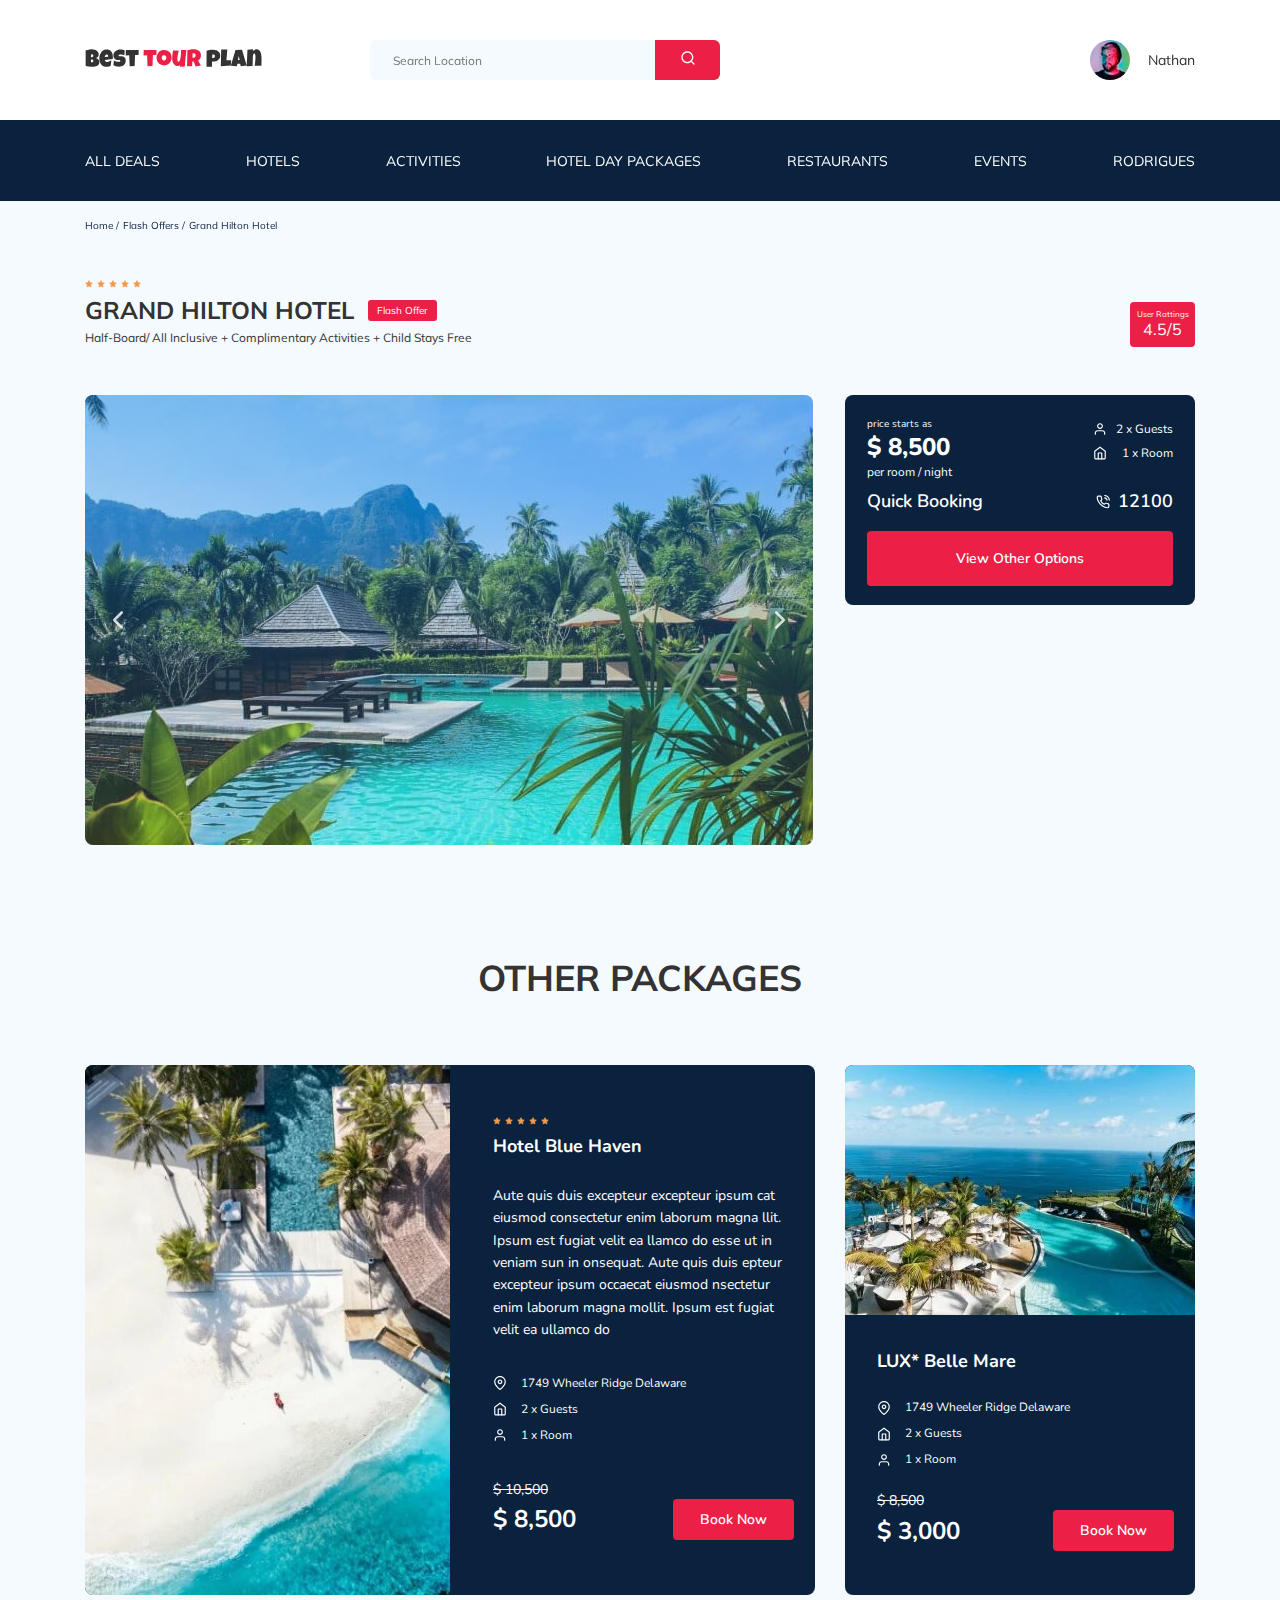
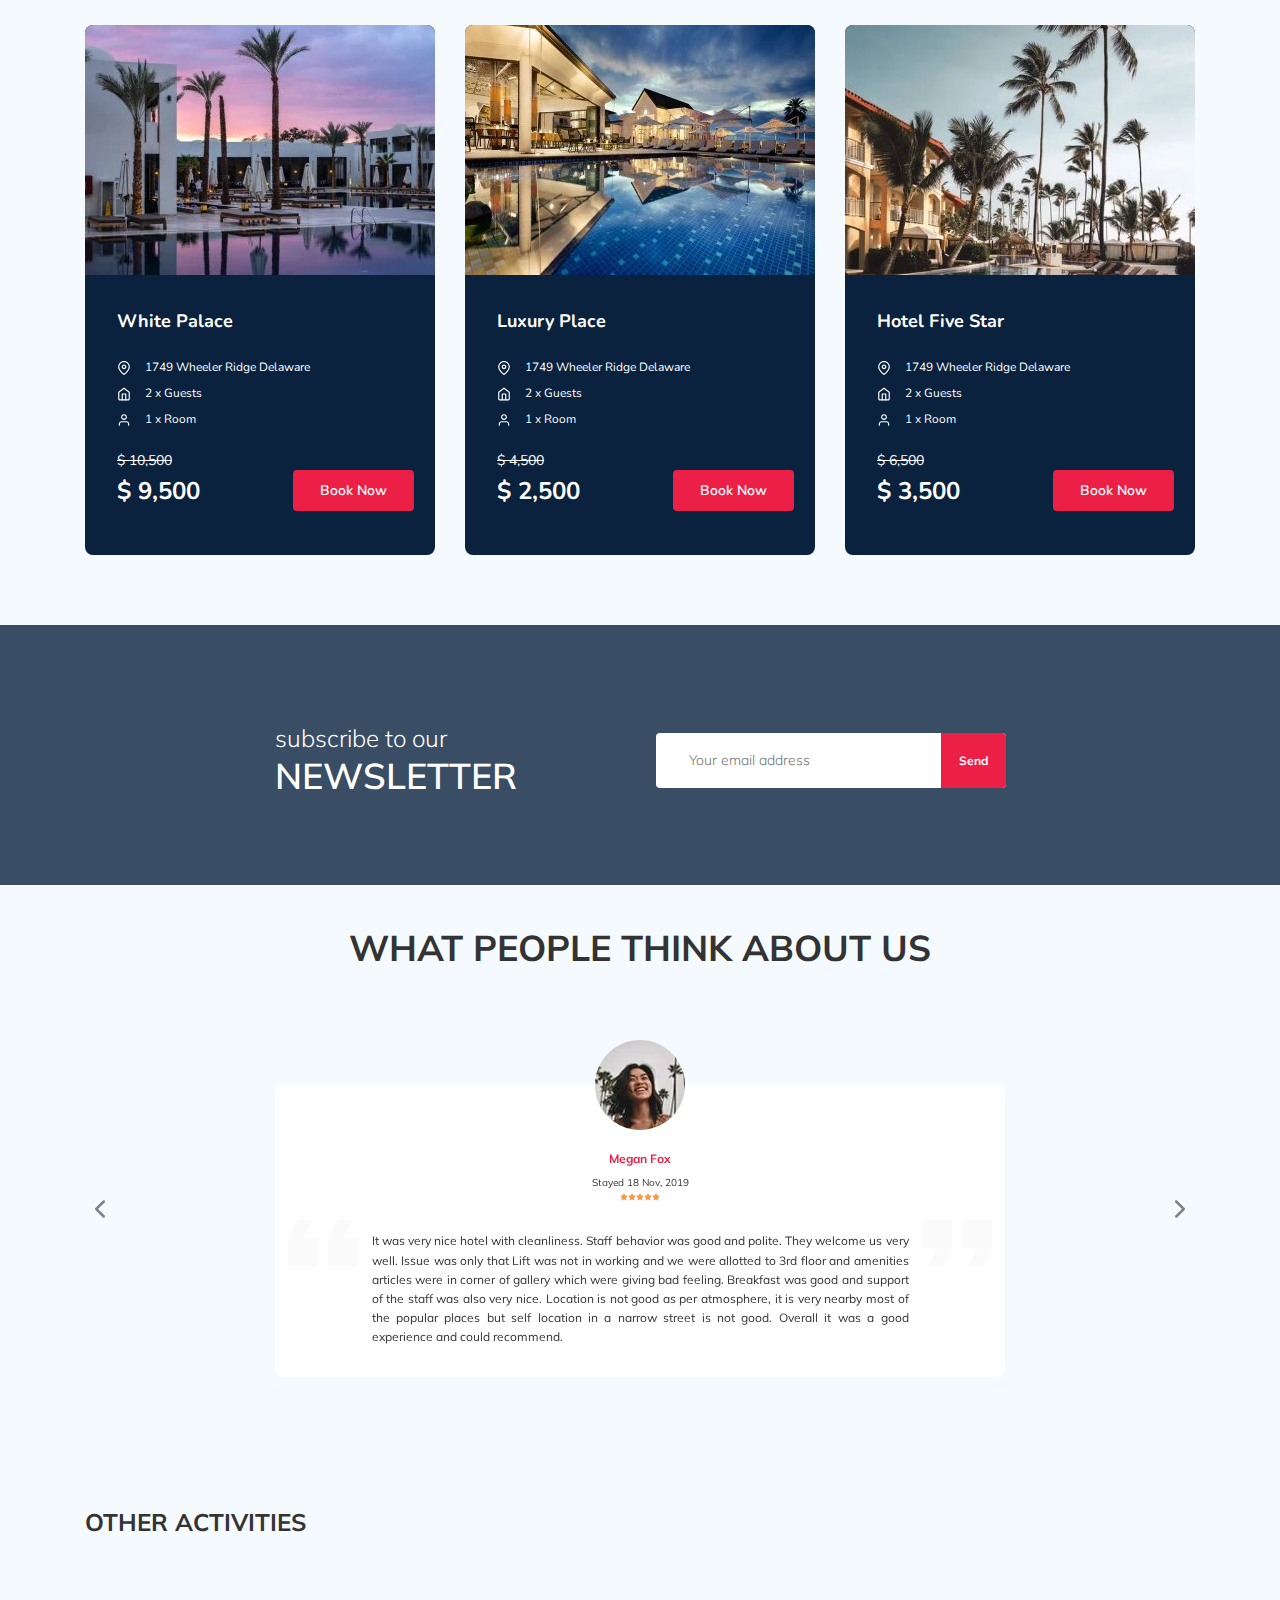
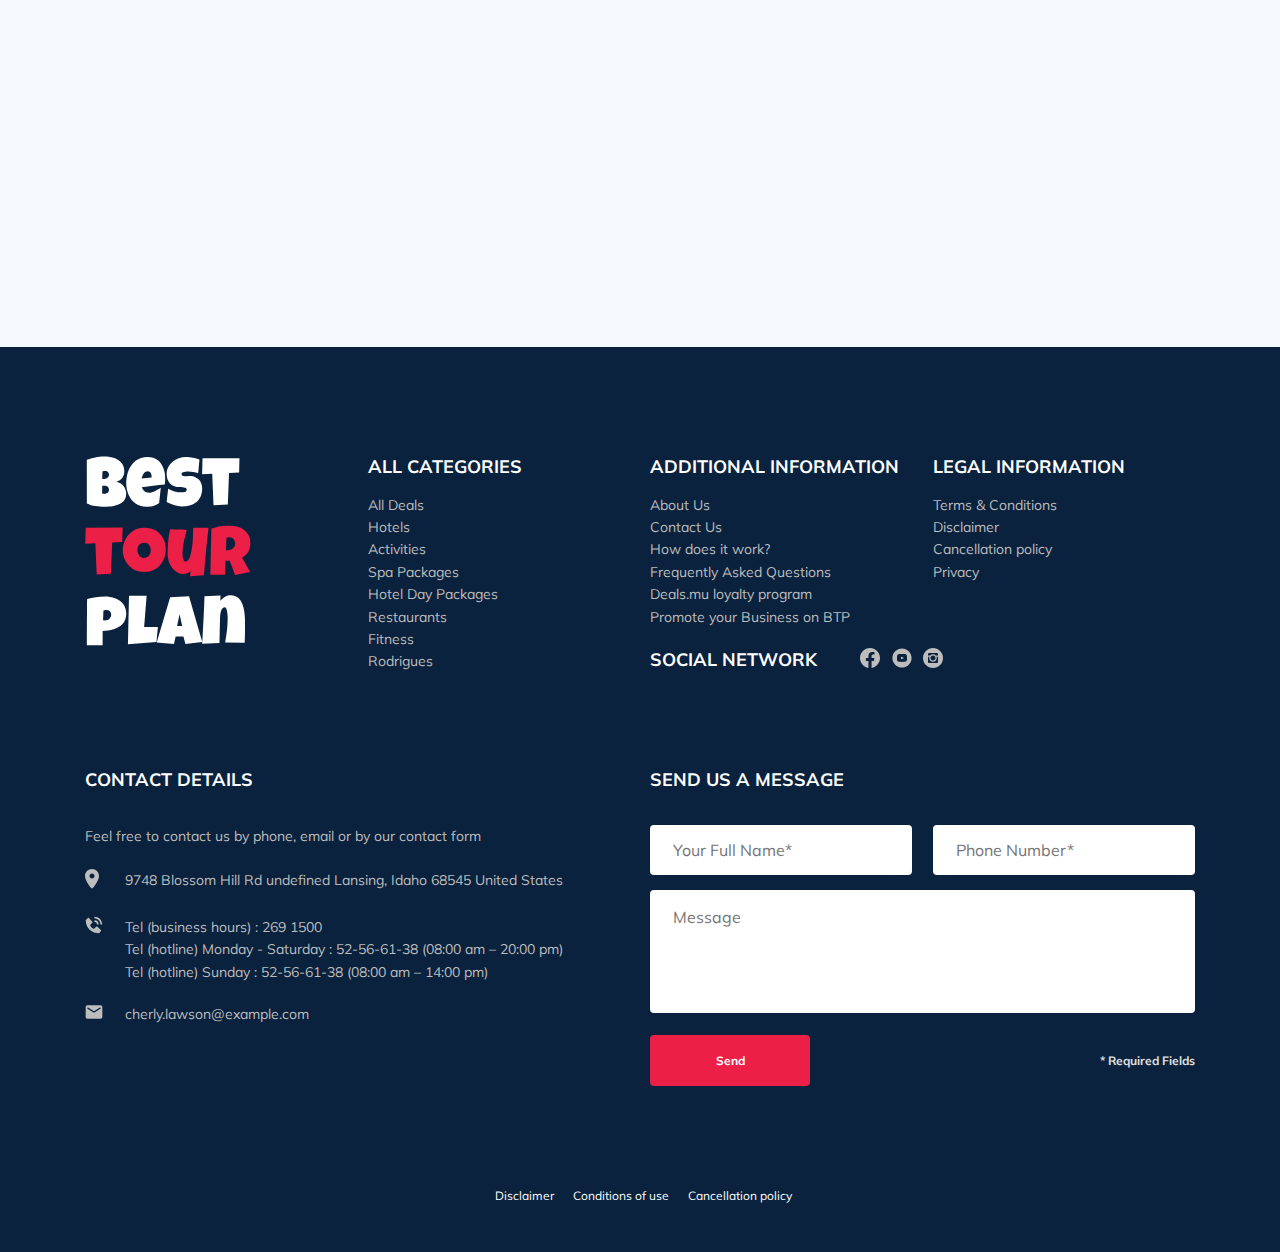
<file: index.html>
<!DOCTYPE html>
<html lang="en">
<head>
  <meta charset="UTF-8">
  <meta http-equiv="X-UA-Compatible" content="IE=edge">
  <meta name="viewport" content="width=device-width, initial-scale=1.0">
  <title>Best Tour Plan — Hotel Booking</title>
  <link rel="shortcut icon" href="img/favicon.ico" type="image/x-icon">
  <link rel="preconnect" href="https://fonts.googleapis.com">
  <link rel="preconnect" href="https://fonts.gstatic.com" crossorigin>
  <link rel="preload" href="https://fonts.googleapis.com/css2?family=Mulish:wght@300;400;600;700&family=Nunito:wght@400;600;700;800& display=swap" as="style" onload="this.rel='stylesheet'" media="all">
  <link rel="preload" as="style" onload="this.rel='stylesheet'" media="all" href="css/swiper-bundle.min.css">
  <link rel="preload" as="style" onload="this.rel='stylesheet'" media="all" href="css/aos.css">
  <link rel="preload" as="style" onload="this.rel='stylesheet'" media="all" href="css/style.css">
  <script src="js/jquery-3.6.0.min.js"></script>
</head>
<body>
  <header class="navbar navbar--mobile--fixed">
    <div class="container">
      <div class="navbar-top">
        <a href="index.html" class="logo">
          <img width="177" height="24" src="img/header/horizontal-logo.svg" alt="Logo: Best Tour Plan" class="logo__image" data-aos="fade-down" data-aos-delay="100">
        </a>

        <form action="#" class="search navbar-top__search navbar-top__search--mobile--hidden" data-aos="fade-down" data-aos-delay="300">
          <input type="text" class="search__input" placeholder="Search Location">
          <button class="search__button">
            <img width="16" height="16" src="img/header/search.svg" alt="Icon: Search">
          </button>
        </form>

        <a href="#" class="user navbar-top__user navbar-top__user--mobile--hidden" data-aos="fade-down" data-aos-delay="500">
          <img width="40" height="40" src="img/header/user-avatar.jpg" loading="lazy" alt="Avatar: Nathan" class="user__avatar">
          <span class="user__name">Nathan</span>
        </a>
        <!-- /.user -->

        <button class="menu-button navbar-top__menu-button">
          <span class="menu-button__line"></span>
          <span class="menu-button__line"></span>
          <span class="menu-button__line"></span>
        </button>
        <button class="menu-button close"></button>
      </div>
      <!-- /.navbar-top -->
    </div>
    <!-- /.container -->

    <div class="navbar-bottom">
      <div class="container">
        <ul class="navbar-menu">
          <li class="navbar-menu__item navbar-menu__item--mobile--visible">
            <a href="#" class="user navbar-bottom__user navbar-bottom__user--mobile--visible">
              <img width="40" height="40" src="img/header/user-avatar.jpg" loading="lazy" alt="Avatar: Nathan" class="user__avatar">
              <span class="user__name user__name--light">Nathan</span>
            </a>
          </li>
          <li class="navbar-menu__item navbar-menu__item--mobile--visible">
            <form action="#" class="search navbar-bottom__search navbar-bottom__search--mobile--visible">
              <input type="text" class="search__input" placeholder="Search Location">
              <button class="search__button">
                <img width="16" height="16" src="img/header/search.svg" alt="Icon: Search">
              </button>
            </form>
          </li>
          <li class="navbar-menu__item" data-aos="fade-right" data-aos-delay="100">
            <a href="#" class="navbar-menu__link">All Deals</a>
          </li>
          <li class="navbar-menu__item" data-aos="fade-right" data-aos-delay="200">
            <a href="#" class="navbar-menu__link">Hotels</a>
          </li>
          <li class="navbar-menu__item" data-aos="fade-right" data-aos-delay="300">
            <a href="#" class="navbar-menu__link">Activities</a>
          </li>
          <li class="navbar-menu__item" data-aos="fade-right" data-aos-delay="400">
            <a href="#" class="navbar-menu__link">Hotel Day Packages</a>
          </li>
          <li class="navbar-menu__item" data-aos="fade-right" data-aos-delay="500">
            <a href="#" class="navbar-menu__link">Restaurants</a>
          </li>
          <li class="navbar-menu__item" data-aos="fade-right" data-aos-delay="600">
            <a href="#" class="navbar-menu__link">Events</a>
          </li>
          <li class="navbar-menu__item" data-aos="fade-right" data-aos-delay="700">
            <a href="#" class="navbar-menu__link">Rodrigues</a>
          </li>
        </ul>
        <!-- /.navbar-menu -->
      </div>
      <!-- /.container -->
    </div>
    <!-- /.navbar-bottom -->
  </header>


  <nav class="breadcrumb" data-aos="fade-right" data-aos-delay="300">
    <div class="container">
      <ul class="breadcrumb-list">
        <li class="breadcrumb-list__item">
          <a href="#" class="breadcrumb-list__link">Home</a>
        </li>
        <li class="breadcrumb-list__item">
          <a href="#" class="breadcrumb-list__link">Flash Offers</a>
        </li>
        <li class="breadcrumb-list__item">
          Grand Hilton Hotel
        </li>
      </ul>
    </div>
    <!-- /.container -->
  </nav>
  <!-- /.breadcrumb -->


  <section class="hotel">
    <div class="container">
      <div class="hotel-info">
        <div class="hotel-info__text">
          <div class="hotel-info__wrapper">
            <div class="stars">
              <img width="8" height="8" src="img/Star.svg" alt="Icon: Star">
              <img width="8" height="8" src="img/Star.svg" alt="Icon: Star">
              <img width="8" height="8" src="img/Star.svg" alt="Icon: Star">
              <img width="8" height="8" src="img/Star.svg" alt="Icon: Star">
              <img width="8" height="8" src="img/Star.svg" alt="Icon: Star">
            </div>
            <!-- /.stars -->
            <h1 class="hotel-info__name">GRAND HILTON HOTEL</h1>
            <span class="offer hotel-info__offer">Flash Offer</span>
          </div>
          <!-- /.hotel-wrapper -->
          <p class="hotel-info__description">
            Half-Board/ All Inclusive + Complimentary Activities + Child Stays Free
          </p>
        </div>
        <!-- /.hotel-info__text -->

        <div class="rating hotel-info__rating">
          <span class="rating__text">User Rattings</span>
          <span class="rating__counter">4.5/5</span>
        </div>
        <!-- /.hotel-info__rating -->
      </div>
      <!-- /.hotel-info -->

      <div class="hotel-grid">
          <div class="swiper-container hotel-slider hotel__slider">
            <div class="swiper-wrapper">
              <div class="swiper-slide hotel-slider__item">
                <img width="728" height="450" class="swiper-slide__image" loading="lazy" src="img/hotel/slide-01.jpg" alt="Slide">
              </div>
              <!-- /.swiper-slide -->
              <div class="swiper-slide hotel-slider__item">
                <img width="728" height="450" class="swiper-slide__image" loading="lazy" src="img/hotel/slide-02.jpg" alt="Slide">
              </div>
              <!-- /.swiper-slide -->
              <div class="swiper-slide hotel-slider__item">
                <img width="728" height="450" class="swiper-slide__image" loading="lazy" src="img/hotel/slide-03.jpg" alt="Slide">
              </div>
              <!-- /.swiper-slide -->
              <div class="swiper-slide hotel-slider__item">
                <img width="728" height="450"class="swiper-slide__image" loading="lazy" src="img/hotel/slide-04.jpg" alt="Slide">
              </div>
              <!-- /.swiper-slide -->
              <div class="swiper-slide hotel-slider__item">
                <img width="728" height="450" class="swiper-slide__image" loading="lazy" src="img/hotel/slide-05.jpg" alt="Slide">
              </div>
              <!-- /.swiper-slide -->
            </div>
            <!-- /.swiper-wrapper -->

            <button class="hotel-slider__button hotel-slider__button--prev"></button>
            <button class="hotel-slider__button hotel-slider__button--next"></button>
          </div>
          <!-- /.swiper-container -->

      <div class="hotel-right">
        <div class="booking">
          <div class="booking__info">
            <div class="booking__price">
              <span class="booking__start">price starts as</span>
              <strong class="booking__pricetag">$ 8,500</strong>
              <span class="booking__per-room">per room / night</span>
            </div>
            <!-- /.booking__price -->
            <div class="booking__room">
              <div class="booking__text">
                <img width="14" height="14" src="img/user.svg" alt="Icon: user" class="booking__icon">
                <span class="booking__description">2 x Guests</span>
              </div>
              <!-- /.booking__text -->
              <div class="booking__text">
                <img width="14" height="14" src="img/home.svg" alt="Icon: home" class="booking__icon">
                <span class="booking__description">1 x Room</span>
              </div>
              <!-- /.booking__text -->
            </div>
            <!-- /.booking__room -->
          </div>
          <!-- /.booking__info -->
          <div class="booking__call-center">
            <span class="booking__heading">Quick Booking</span>
            <a href="tel:12100" class="booking__number">
              <img width="14" height="14" src="img/phone-call.svg" alt="Icon: phone-call">
              <span class="booking__num">12100</span>
            </a>
          </div>
          <!-- /.booking__call-center -->
          <button data-toggle="modal" class="button booking__button">View Other Options</button>
        </div>
        <!-- /.booking -->

        <div class="map">
          <iframe src="https://www.google.com/maps/embed?pb=!1m18!1m12!1m3!1d3952.5414950814966!2d98.29703101459867!3d7.838252394352206!2m3!1f0!2f0!3f0!3m2!1i1024!2i768!4f13.1!3m3!1m2!1s0x305025650c33dbab%3A0xa67a542329d011e1!2z0J_RhdGD0LrQtdGCLCDQmtCw0YDQvtC9LCDQntGC0LXQu9GMINCl0LjQu9GC0L7QvQ!5e0!3m2!1sru!2sru!4v1627687464031!5m2!1sru!2sru" class="map__iframe" style="border:0;" allowfullscreen="" loading="lazy"></iframe>
        </div>
        <!-- /.map -->
      </div>
      <!-- /.hotel-right -->
      </div>
      <!-- /.hotel-grid -->
    </div>
    <!-- /.container -->
  </section>
  <!-- /.hotel -->


  <section class="packages">
    <div class="container">
      <h2 class="packages__title">Other Packages</h2>
      <div class="packages-wrapper">
        <div class="packages-card grid-1">
          <img width="366" height="500" src="img/packages/packages-01.jpg" loading="lazy" alt="Hotel Blue Haven" class="packages-card__image packages-card__image--grid-1">
          <div class="packages-card__info packages-card__info--grid-1">
            <div class="packages-card__rating">
              <img width="8" height="8" src="img/Star.svg" alt="Icon: Star">
              <img width="8" height="8" src="img/Star.svg" alt="Icon: Star">
              <img width="8" height="8" src="img/Star.svg" alt="Icon: Star">
              <img width="8" height="8" src="img/Star.svg" alt="Icon: Star">
              <img width="8" height="8" src="img/Star.svg" alt="Icon: Star">
            </div>
            <!-- /.packages__rating -->
            <h3 class="packages-card__title packages-card__title--grid-1">Hotel Blue Haven</h3>
            <p class="packages-card__text">
              Aute quis duis excepteur excepteur ipsum cat eiusmod consectetur enim laborum magna llit. Ipsum est fugiat velit ea llamco do esse ut in veniam sun in onsequat. Aute quis duis epteur excepteur ipsum occaecat eiusmod nsectetur enim laborum magna mollit. Ipsum est fugiat velit ea ullamco do
            </p>
            <div class="packages-card__about packages-card__about--grid-1">
              <div class="packages-card__geo">
                <img width="14" height="14" src="img/map-pin.svg" alt="Icon: map-pin">
              <span class="packages-card__description">1749 Wheeler Ridge  Delaware</span>
              </div>
              <!-- /.packages-card__geo -->
              <div class="packages-card__guests">
                <img width="14" height="14" src="img/home.svg" alt="Icon: map-pin">
              <span class="packages-card__description">2 x Guests</span>
              </div>
              <!-- /.packages-card__guests -->
              <div class="packages-card__room">
                <img width="14" height="14" src="img/user.svg" alt="Icon: map-pin">
              <span class="packages-card__description">1 x Room</span>
              </div>
              <!-- /.packages-card__room -->
            </div>
            <!-- /.packages-card__about -->
            <span class="packages-card__price-tag">$ 10,500</span>
            <div class="packages-card__bottom">
              <div class="packages-card__price">
                <span class="packages-card__discount">$ 8,500</span>
              </div>
              <!-- /.packages-card__price -->
              <button data-toggle="modal" class="packages-card__button">Book Now</button>
            </div>
            <!-- /.packages-card__bottom -->
          </div>
          <!-- /.packages__info -->
        </div>
        <!-- /.packages-card -->

        <div class="packages-card grid-2">
          <img width="350" height="250" src="img/packages/packages-02.jpg" loading="lazy" alt="LUX* Belle Mare" class="packages-card__image">
          <div class="packages-card__info">
            <h3 class="packages-card__title">LUX* Belle Mare</h3>
            <div class="packages-card__about">
              <div class="packages-card__geo">
                <img width="14" height="14" src="img/map-pin.svg" alt="Icon: map-pin">
              <span class="packages-card__description">1749 Wheeler Ridge  Delaware</span>
              </div>
              <!-- /.packages-card__geo -->
              <div class="packages-card__guests">
                <img width="14" height="14" src="img/home.svg" alt="Icon: map-pin">
              <span class="packages-card__description">2 x Guests</span>
              </div>
              <!-- /.packages-card__guests -->
              <div class="packages-card__room">
                <img width="14" height="14" src="img/user.svg" alt="Icon: map-pin">
              <span class="packages-card__description">1 x Room</span>
              </div>
              <!-- /.packages-card__room -->
            </div>
            <!-- /.packages-card__about -->
            <span class="packages-card__price-tag">$ 8,500</span>
            <div class="packages-card__bottom">
              <div class="packages-card__price">
                <span class="packages-card__discount">$ 3,000</span>
              </div>
              <!-- /.packages-card__price -->
              <button data-toggle="modal" class="packages-card__button">Book Now</button>
            </div>
            <!-- /.packages-card__bottom -->
          </div>
          <!-- /.packages__info -->
        </div>
        <!-- /.packages-card -->

        <div class="packages-card grid-3">
          <img width="350" height="250" src="img/packages/packages-03.jpg" loading="lazy" alt="White Palace" class="packages-card__image">
          <div class="packages-card__info">
            <h3 class="packages-card__title">White Palace</h3>
            <div class="packages-card__about">
              <div class="packages-card__geo">
                <img width="14" height="14" src="img/map-pin.svg" alt="Icon: map-pin">
              <span class="packages-card__description">1749 Wheeler Ridge  Delaware</span>
              </div>
              <!-- /.packages-card__geo -->
              <div class="packages-card__guests">
                <img width="14" height="14" src="img/home.svg" alt="Icon: map-pin">
              <span class="packages-card__description">2 x Guests</span>
              </div>
              <!-- /.packages-card__guests -->
              <div class="packages-card__room">
                <img width="14" height="14" src="img/user.svg" alt="Icon: map-pin">
              <span class="packages-card__description">1 x Room</span>
              </div>
              <!-- /.packages-card__room -->
            </div>
            <!-- /.packages-card__about -->
            <span class="packages-card__price-tag">$ 10,500</span>
            <div class="packages-card__bottom">
              <div class="packages-card__price">
                <span class="packages-card__discount">$ 9,500</span>
              </div>
              <!-- /.packages-card__price -->
              <button data-toggle="modal" class="packages-card__button">Book Now</button>
            </div>
            <!-- /.packages-card__bottom -->
          </div>
          <!-- /.packages__info -->
        </div>
        <!-- /.packages-card -->

        <div class="packages-card grid-4">
          <img width="350" height="250" src="img/packages/packages-04.jpg" loading="lazy" alt="Luxury Place" class="packages-card__image">
          <div class="packages-card__info">
            <h3 class="packages-card__title">Luxury Place</h3>
            <div class="packages-card__about">
              <div class="packages-card__geo">
                <img width="14" height="14" src="img/map-pin.svg" alt="Icon: map-pin">
              <span class="packages-card__description">1749 Wheeler Ridge  Delaware</span>
              </div>
              <!-- /.packages-card__geo -->
              <div class="packages-card__guests">
                <img width="14" height="14" src="img/home.svg" alt="Icon: map-pin">
              <span class="packages-card__description">2 x Guests</span>
              </div>
              <!-- /.packages-card__guests -->
              <div class="packages-card__room">
                <img width="14" height="14" src="img/user.svg" alt="Icon: map-pin">
              <span class="packages-card__description">1 x Room</span>
              </div>
              <!-- /.packages-card__room -->
            </div>
            <!-- /.packages-card__about -->
            <span class="packages-card__price-tag">$ 4,500</span>
            <div class="packages-card__bottom">
              <div class="packages-card__price">
                <span class="packages-card__discount">$ 2,500</span>
              </div>
              <!-- /.packages-card__price -->
              <button data-toggle="modal" class="packages-card__button">Book Now</button>
            </div>
            <!-- /.packages-card__bottom -->
          </div>
          <!-- /.packages__info -->
        </div>
        <!-- /.packages-card -->

        <div class="packages-card grid-5">
          <img width="350" height="250" src="img/packages/packages-05.jpg" loading="lazy" alt="Hotel Five Star" class="packages-card__image">
          <div class="packages-card__info">
            <h3 class="packages-card__title">Hotel Five Star</h3>
            <div class="packages-card__about">
              <div class="packages-card__geo">
                <img width="14" height="14" src="img/map-pin.svg" alt="Icon: map-pin">
              <span class="packages-card__description">1749 Wheeler Ridge  Delaware</span>
              </div>
              <!-- /.packages-card__geo -->
              <div class="packages-card__guests">
                <img width="14" height="14" src="img/home.svg" alt="Icon: map-pin">
              <span class="packages-card__description">2 x Guests</span>
              </div>
              <!-- /.packages-card__guests -->
              <div class="packages-card__room">
                <img width="14" height="14" src="img/user.svg" alt="Icon: map-pin">
              <span class="packages-card__description">1 x Room</span>
              </div>
              <!-- /.packages-card__room -->
            </div>
            <!-- /.packages-card__about -->
            <span class="packages-card__price-tag">$ 6,500</span>
            <div class="packages-card__bottom">
              <div class="packages-card__price">
                <span class="packages-card__discount">$ 3,500</span>
              </div>
              <!-- /.packages-card__price -->
              <button data-toggle="modal" class="packages-card__button">Book Now</button>
            </div>
            <!-- /.packages-card__bottom -->
          </div>
          <!-- /.packages__info -->
        </div>
        <!-- /.packages-card -->
      </div>
      <!-- /.packages-wrapper -->
    </div>
    <!-- /.container -->
  </section>
  <!-- /.packages -->


  <section class="newsletter parallax-window">
    <div width="100%" height="260" class="parallax-window__item" data-parallax="scroll" data-image-src="img/newsletter-bg.jpg"></div>
    <!-- /.parallax-window -->
    <div class="newsletter-wrapper">
      <h2 class="newsletter-title newsletter__title">
        subscribe to our
        <span class="newsletter-title__strong">Newsletter</span>
      </h2>
      <form action="send.php" method="POST" class="subscribe newsletter__subscribe form">
        <div class="subscribe__form-group">
          <div class="newsletter__subscribe-group">
            <input type="text" class="subscribe__input input-email" placeholder="Your email address" name="email" required>
          </div>
          <button class="subscribe__button btn-submit">Send</button>
        </div>
      </form>
    </div>
    <!-- /.newsletter__wrapper -->
  </section>
  <!-- /.newsletter -->


  <section class="reviews">
    <div class="container">
      <h2 class="reviews__title">What people think about us</h2>
      
      <div class="swiper-container reviews-slider">
        <div class="swiper-wrapper">
          <div class="swiper-slide">
            <div class="reviews-slider__item">
              <div class="reviews-slider__profile">
                <img width="90" height="90" src="img/reviews/reviews-avatar-01.jpg" loading="lazy" alt="Photo: Megan Fox" class="reviews-slider__avatar">
                <h3 class="reviews-slider__username">Megan Fox</h3>
                <span class="reviews-slider__date">Stayed 18 Nov, 2019</span>
                <div class="reviews-slider__rating">
                  <img width="8" height="8" src="img/Star.svg" alt="Icon: Star">
                  <img width="8" height="8" src="img/Star.svg" alt="Icon: Star">
                  <img width="8" height="8" src="img/Star.svg" alt="Icon: Star">
                  <img width="8" height="8" src="img/Star.svg" alt="Icon: Star">
                  <img width="8" height="8" src="img/Star.svg" alt="Icon: Star">
                </div>
                <!-- /.reviews-slider__rating -->
              </div>
              <!-- /.reviews-slider__profile -->
              <p class="reviews-slider__text">
                It was very nice hotel with cleanliness. Staff behavior was good and polite. They welcome us very well. Issue was only that Lift was not in working and we were allotted to 3rd floor and amenities articles were in corner of gallery which were giving bad feeling. Breakfast was good and support of the staff was also very nice. Location is not good as per atmosphere, it is very nearby most of the popular places but self location in a narrow street is not good. Overall it was a good experience and could recommend. 
              </p>
            </div>
            <!-- /.reviews-slider__item -->
          </div>
          <!-- /.swiper-slide -->
          <div class="swiper-slide">
            <div class="reviews-slider__item">
              <div class="reviews-slider__profile">
                <img width="90" height="90" src="img/reviews/reviews-avatar-02.jpg" loading="lazy" alt="Photo: Megan Fox" class="reviews-slider__avatar">
                <h3 class="reviews-slider__username">John Green</h3>
                <span class="reviews-slider__date">Stayed 24 Dec, 2019</span>
                <div class="reviews-slider__rating">
                  <img width="8" height="8" src="img/Star.svg" alt="Icon: Star">
                  <img width="8" height="8" src="img/Star.svg" alt="Icon: Star">
                  <img width="8" height="8" src="img/Star.svg" alt="Icon: Star">
                  <img width="8" height="8" src="img/Star.svg" alt="Icon: Star">
                  <img width="8" height="8" src="img/Star.svg" alt="Icon: Star">
                </div>
                <!-- /.reviews-slider__rating -->
              </div>
              <!-- /.reviews-slider__profile -->
              <p class="reviews-slider__text">
                It was very nice hotel with cleanliness. Staff behavior was good and polite. They welcome us very well. Issue was only that Lift was not in working and we were allotted to 3rd floor and amenities articles were in corner of gallery which were giving bad feeling. Breakfast was good and support of the staff was also very nice. Location is not good as per atmosphere, it is very nearby most of the popular places but self location in a narrow street is not good. Overall it was a good experience and could recommend. 
              </p>
            </div>
            <!-- /.reviews-slider__item -->
          </div>
          <!-- /.swiper-slide -->
          <div class="swiper-slide">
            <div class="reviews-slider__item">
              <div class="reviews-slider__profile">
                <img width="90" height="90" src="img/reviews/reviews-avatar-03.jpg" loading="lazy" alt="Photo: Megan Fox" class="reviews-slider__avatar">
                <h3 class="reviews-slider__username">Emma Stone</h3>
                <span class="reviews-slider__date">Stayed 2 Jan, 2020</span>
                <div class="reviews-slider__rating">
                  <img width="8" height="8" src="img/Star.svg" alt="Icon: Star">
                  <img width="8" height="8" src="img/Star.svg" alt="Icon: Star">
                  <img width="8" height="8" src="img/Star.svg" alt="Icon: Star">
                  <img width="8" height="8" src="img/Star.svg" alt="Icon: Star">
                  <img width="8" height="8" src="img/Star.svg" alt="Icon: Star">
                </div>
                <!-- /.reviews-slider__rating -->
              </div>
              <!-- /.reviews-slider__profile -->
              <p class="reviews-slider__text">
                It was very nice hotel with cleanliness. Staff behavior was good and polite. They welcome us very well. Issue was only that Lift was not in working and we were allotted to 3rd floor and amenities articles were in corner of gallery which were giving bad feeling. Breakfast was good and support of the staff was also very nice. Location is not good as per atmosphere, it is very nearby most of the popular places but self location in a narrow street is not good. Overall it was a good experience and could recommend. 
              </p>
            </div>
            <!-- /.reviews-slider__item -->
          </div>
          <!-- /.swiper-slide -->
          <div class="swiper-slide">
            <div class="reviews-slider__item">
              <div class="reviews-slider__profile">
                <img width="90" height="90" src="img/reviews/reviews-avatar-04.jpg" loading="lazy" alt="Photo: Megan Fox" class="reviews-slider__avatar">
                <h3 class="reviews-slider__username">Alexander Brooks</h3>
                <span class="reviews-slider__date">Stayed 10 Jan, 2020</span>
                <div class="reviews-slider__rating">
                  <img width="8" height="8" src="img/Star.svg" alt="Icon: Star">
                  <img width="8" height="8" src="img/Star.svg" alt="Icon: Star">
                  <img width="8" height="8" src="img/Star.svg" alt="Icon: Star">
                  <img width="8" height="8" src="img/Star.svg" alt="Icon: Star">
                  <img width="8" height="8" src="img/Star.svg" alt="Icon: Star">
                </div>
                <!-- /.reviews-slider__rating -->
              </div>
              <!-- /.reviews-slider__profile -->
              <p class="reviews-slider__text">
                It was very nice hotel with cleanliness. Staff behavior was good and polite. They welcome us very well. Issue was only that Lift was not in working and we were allotted to 3rd floor and amenities articles were in corner of gallery which were giving bad feeling. Breakfast was good and support of the staff was also very nice. Location is not good as per atmosphere, it is very nearby most of the popular places but self location in a narrow street is not good. Overall it was a good experience and could recommend. 
              </p>
            </div>
            <!-- /.reviews-slider__item -->
          </div>
          <!-- /.swiper-slide -->
          <div class="swiper-slide">
            <div class="reviews-slider__item">
              <div class="reviews-slider__profile">
                <img width="90" height="90" src="img/reviews/reviews-avatar-05.jpg" loading="lazy" alt="Photo: Megan Fox" class="reviews-slider__avatar">
                <h3 class="reviews-slider__username">Kate Jackson</h3>
                <span class="reviews-slider__date">Stayed 12 Feb, 2020</span>
                <div class="reviews-slider__rating">
                  <img width="8" height="8" src="img/Star.svg" alt="Icon: Star">
                  <img width="8" height="8" src="img/Star.svg" alt="Icon: Star">
                  <img width="8" height="8" src="img/Star.svg" alt="Icon: Star">
                  <img width="8" height="8" src="img/Star.svg" alt="Icon: Star">
                  <img width="8" height="8" src="img/Star.svg" alt="Icon: Star">
                </div>
                <!-- /.reviews-slider__rating -->
              </div>
              <!-- /.reviews-slider__profile -->
              <p class="reviews-slider__text">
                It was very nice hotel with cleanliness. Staff behavior was good and polite. They welcome us very well. Issue was only that Lift was not in working and we were allotted to 3rd floor and amenities articles were in corner of gallery which were giving bad feeling. Breakfast was good and support of the staff was also very nice. Location is not good as per atmosphere, it is very nearby most of the popular places but self location in a narrow street is not good. Overall it was a good experience and could recommend.
              </p>
            </div>
            <!-- /.reviews-slider__item -->
          </div>
          <!-- /.swiper-slide -->
        </div>
        <!-- /.swiper-wrapper -->

        <button class="reviews-slider__button reviews-slider__button--prev"></button>
        <button class="reviews-slider__button reviews-slider__button--next"></button>
      </div>
      <!-- /.reviews-slider -->
    </div>
    <!-- /.container -->
  </section>
  <!-- /.reviews -->


  <section class="activities">
    <div class="container">
      <h2 class="activities__title">Other Activities</h2>
      <div class="activities-wrapper">
        <div class="card activities__card" data-aos="fade-right" data-aos-delay="100">
          <img width="255" height="255" src="img/activities/activity-01.jpg" loading="lazy" alt="The curious corner of chamarel" class="card__image">
          <h3 class="card__title">The curious corner of chamarel</h3>
          <button data-toggle="modal" class="card__button">Book Now</button>
        </div>
        <!-- /.card -->
        <div class="card activities__card" data-aos="fade-right" data-aos-delay="300">
          <img width="255" height="255" src="img/activities/activity-02.jpg" loading="lazy" alt="Gymkhana club golf course" class="card__image">
          <h3 class="card__title">Gymkhana club golf course</h3>
          <button data-toggle="modal" class="card__button">Book Now</button>
        </div>
        <!-- /.card -->
        <div class="card activities__card" data-aos="fade-right" data-aos-delay="500">
          <img width="255" height="255" src="img/activities/activity-03.jpg" loading="lazy" alt="Tamarind falls hiking trip - full day" class="card__image">
          <h3 class="card__title">Tamarind falls hiking trip - full day</h3>
          <button data-toggle="modal" class="card__button">Book Now</button>
        </div>
        <!-- /.card -->
        <div class="card activities__card" data-aos="fade-right" data-aos-delay="700">
          <img width="255" height="255" src="img/activities/activity-04.jpg" loading="lazy" alt="The blue marine discovery quest" class="card__image">
          <h3 class="card__title">The blue marine discovery quest</h3>
          <button data-toggle="modal" class="card__button">Book Now</button>
        </div>
        <!-- /.card -->
      </div>
      <!-- /.activities-wrapper -->
    </div>
    <!-- /.container -->
  </section>
  <!-- /.activities -->


  <footer class="footer">
    <div class="container">
      <div class="footer-wrapper">
        <a href="index.html" class="footer__logo">
          <img width="166" height="192" src="img/vertical-logo.svg" loading="lazy" alt="Logo: Best Tour Plan" class="logo footer__logo">
        </a>
        <div class="footer__list footer__categories">
          <h3 class="footer__title">ALL CATEGORIES</h3>
          <ul class="footer__ul">
            <li class="footer__item">
              <a href="#" class="footer__link">All Deals</a>
            </li>
            <li class="footer__item">
              <a href="#" class="footer__link">Hotels</a>
            </li>
            <li class="footer__item">
              <a href="#" class="footer__link">Activities</a>
            </li>
            <li class="footer__item">
              <a href="#" class="footer__link">Spa Packages</a>
            </li>
            <li class="footer__item">
              <a href="#" class="footer__link">Hotel Day Packages</a>
            </li>
            <li class="footer__item">
              <a href="#" class="footer__link">Restaurants</a>
            </li>
            <li class="footer__item">
              <a href="#" class="footer__link">Fitness</a>
            </li>
            <li class="footer__item">
              <a href="#" class="footer__link">Rodrigues</a>
            </li>
          </ul>
        </div>
        <!-- /.footer__list -->

        <div class="footer__list footer__additional">
          <h3 class="footer__title">ADDITIONAL INFORMATION</h3>
          <ul class="footer__ul">
            <li class="footer__item">
              <a href="#" class="footer__link">About Us</a>
            </li>
            <li class="footer__item">
              <a href="#" class="footer__link">Contact Us</a>
            </li>
            <li class="footer__item">
              <a href="#" class="footer__link">How does it work?</a>
            </li>
            <li class="footer__item">
              <a href="#" class="footer__link">Frequently Asked Questions</a>
            </li>
            <li class="footer__item">
              <a href="#" class="footer__link">Deals.mu loyalty program</a>
            </li>
            <li class="footer__item">
              <a href="#" class="footer__link">Promote your Business on BTP</a>
            </li>
          </ul>
        </div>
        <!-- /.footer__list -->

        <div class="footer__social-network">
          <h3 class="footer__title footer__title--inline">Social Network</h3>
          <div class="footer__social-links">
            <a href="#" class="footer__link footer__link--svg">
              <img width="20" height="20" src="img/facebook.svg" alt="Icon: Facebook">
            </a>
            <a href="#" class="footer__link footer__link--svg">
              <img width="20" height="20" src="img/youtube.svg" alt="Icon: YouTube">
            </a>
            <a href="#" class="footer__link footer__link--svg">
              <img width="20" height="20" src="img/instagram.svg" alt="Icon: Instagram">
            </a>
          </div>
          <!-- /.footer__social-links -->
        </div>
        <!-- /.footer__social-network -->

        <div class="footer__list footer__legal">
          <h3 class="footer__title">LEGAL INFORMATION</h3>
          <ul class="footer__ul">
            <li class="footer__item">
              <a href="#" class="footer__link">Terms & Conditions</a>
            </li>
            <li class="footer__item">
              <a href="#" class="footer__link">Disclaimer</a>
            </li>
            <li class="footer__item">
              <a href="#" class="footer__link">Cancellation policy</a>
            </li>
            <li class="footer__item">
              <a href="#" class="footer__link">Privacy</a>
            </li>
          </ul>
        </div>
        <!-- /.footer__list -->

        <div class="footer__contact-details">
          <h3 class="footer__title footer__title--mb-3">Contact Details</h3>
          <p class="footer__text">
            Feel free to contact us by phone, email or by our contact form
          </p>
          <ul class="footer__ul">
            <li class="footer__item footer__item--mb-2">
              <div class="footer__icon-wrapper">
                <img width="14" height="20" src="img/contact-map-marker.svg" alt="Icon: Map-Marker" class="footer__icon">
              </div>
              <!-- /.footer__icon-wrapper -->
              9748 Blossom Hill Rd undefined Lansing, Idaho 68545 United States
            </li>
            <li class="footer__item footer__item--mb-2">
              <div class="footer__icon-wrapper">
                <img width="18" height="18" src="img/contact-call.svg" alt="Icon: Phone Call" class="footer__icon">
              </div>
              <!-- /.footer__icon-wrapper -->
              <div class="footer__phones">
                <div class="footer__tel">
                  Tel (business hours) : <a class="footer__link--tel" href="tel:2691500">269 1500</a>
                </div>
                <div class="footer__tel">
                  Tel (hotline) Monday - Saturday : <a class="footer__link--tel" href="tel:52-56-61-38">52-56-61-38</a> (08:00 am – 20:00 pm)
                </div>
                <div  class="footer__tel">
                  Tel (hotline) Sunday : <a class="footer__link--tel" href="tel:52-56-61-38">52-56-61-38</a> (08:00 am – 14:00 pm)
                </div>
              </div>
            </li>
            <li class="footer__item footer__item--mb-2">
              <div class="footer__icon-wrapper">
                <img width="18" height="18" src="img/contact-email.svg" alt="Icon: Email" class="footer__icon">
              </div>
              <!-- /.footer__icon-wrapper -->
              <a class="footer__link" href="mailto:cherly.lawson@example.com">cherly.lawson@example.com</a>
            </li>
          </ul>
        </div>
        <!-- /.footer__contact-details -->

        <div class="footer__contact-form">
          <h3 class="footer__title footer__title--mb-3">Send us a message</h3>
          <form action="send.php" method="POST" class="footer__form form">
            <div class="footer__form-group">
              <div class="footer__input-group">
                <input type="text" class="input footer__input input-name" placeholder="Your Full Name*" name="name" required>
              </div>
              <!-- /.footer__input-group -->
              <div class="footer__input-group">
                <input type="tel" class="input footer__input input-phone" placeholder="Phone Number*" name="phone" required>
              </div>
              <!-- /.footer__input-group -->
            </div>
            <textarea class="message footer__message" placeholder="Message" name="message"></textarea>
            <button class="button footer__button">Send</button>
            <span class="footer__info">* Required Fields</span>
          </form>
        </div>
        <!-- /.footer__contact-form -->
      </div>
      <!-- /.footer-wrapper -->
      <div class="footer__bottom">
        <div class="footer__bottom-wrapper">
          <div class="footer__links footer__links--bottom">
            <a href="#" class="footer__link footer__link--bottom">Disclaimer</a>
            <a href="#" class="footer__link footer__link--bottom">Conditions of use</a>
            <a href="#" class="footer__link footer__link--bottom">Cancellation policy</a>
          </div>
          <!-- /.footer__links -->
          <div class="footer__pays">
            <img width="136" height="22" src="img/footer-bottom-pays.jpg" loading="lazy" alt="Image: Pays">
          </div>
          <!-- /.footer__pays -->
        </div>
        <!-- /.footer__bottom-wrapper -->
      </div>
      <!-- /.footer__bottom -->
    </div>
    <!-- /.container -->
  </footer>
  <!-- /.footer -->


  <div class="modal">
    <div class="modal__overlay"></div>
    <!-- /.modal__overlay -->

    <div class="modal__dialog">
      <a href="#" class="modal__close">
        <img width="16" height="16" src="img/close.svg" alt="Icon: Close">
      </a>
      <div class="modal__contact-form">
        <h3 class="modal__title modal__title--mb-3">Send us a message</h3>
        <form action="send.php" method="POST" class="modal__form form">
          <input type="text" class="input modal__input input-name" placeholder="Your Full Name*" name="name" required>
          <input type="tel" class="input modal__input input-phone" placeholder="Phone Number*" name="phone" required>
          <input type="email" class="input modal__input input-email" placeholder="Email*" name="email" required>
          <textarea class="message modal__message" placeholder="Message" name="message"></textarea>
          <button class="button modal__button btn-submit">Send</button>
          <span class="modal__info">* Required Fields</span>
        </form>
      </div>
      <!-- /.modal__contact-form -->
    </div>
    <!-- /.modal__dialog -->
  </div>
  <!-- /.modal -->

  <script defer src="js/parallax.min.js"></script>
  <script defer src="js/jquery.validate.min.js"></script>
  <script defer src="js/additional-methods.min.js"></script>
  <script defer src="js/jquery.mask.min.js"></script>
  <script defer src="js/aos.js"></script>
  <script defer src="js/swiper-bundle.min.js"></script>
  <script defer src="js/main.js"></script>

</body>
</html>
</file>
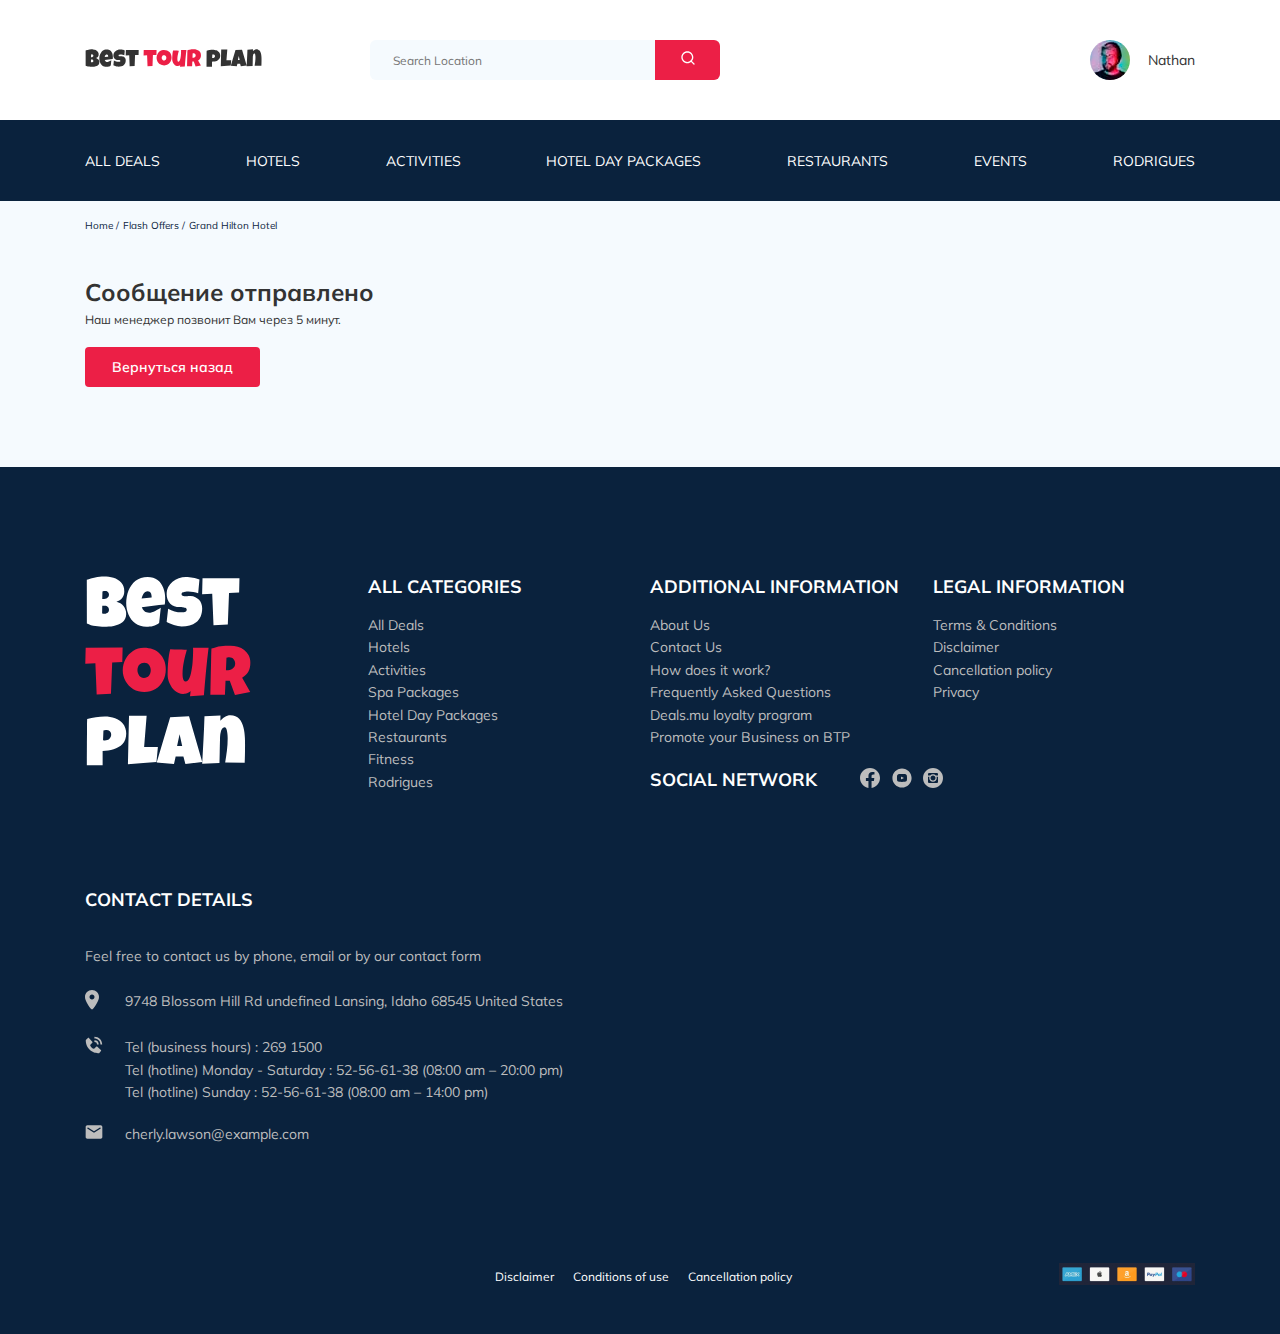
<file: thankyou.html>
<!DOCTYPE html>
<html lang="en">
<head>
  <meta charset="UTF-8">
  <meta http-equiv="X-UA-Compatible" content="IE=edge">
  <meta name="viewport" content="width=device-width, initial-scale=1.0">
  <title>Best Tour Plan — Hotel Booking</title>
  <link rel="shortcut icon" href="img/favicon.ico" type="image/x-icon">
  <link rel="preconnect" href="https://fonts.googleapis.com">
  <link rel="preconnect" href="https://fonts.gstatic.com" crossorigin>
  <link rel="preload" href="https://fonts.googleapis.com/css2?family=Mulish:wght@300;400;600;700&family=Nunito:wght@400;600;700;800& display=swap" as="style" onload="this.rel='stylesheet'" media="all">
  <link rel="stylesheet" href="css/style.css">
  <script src="js/jquery-3.6.0.min.js"></script>
</head>
<body>
  <header class="navbar navbar--mobile--fixed">
    <div class="container">
      <div class="navbar-top">
        <a href="index.html" class="logo">
          <img width="177" height="24" src="img/header/horizontal-logo.svg" alt="Logo: Best Tour Plan" class="logo__image" data-aos="fade-down" data-aos-delay="100">
        </a>

        <form action="#" class="search navbar-top__search navbar-top__search--mobile--hidden" data-aos="fade-down" data-aos-delay="300">
          <input type="text" class="search__input" placeholder="Search Location">
          <button class="search__button">
            <img width="16" height="16" src="img/header/search.svg" alt="Icon: Search">
          </button>
        </form>

        <a href="#" class="user navbar-top__user navbar-top__user--mobile--hidden" data-aos="fade-down" data-aos-delay="500">
          <img width="40" height="40" src="img/header/user-avatar.jpg" loading="lazy" alt="Avatar: Nathan" class="user__avatar">
          <span class="user__name">Nathan</span>
        </a>
        <!-- /.user -->

        <button class="menu-button navbar-top__menu-button">
          <span class="menu-button__line"></span>
          <span class="menu-button__line"></span>
          <span class="menu-button__line"></span>
        </button>
        <button class="menu-button close"></button>
      </div>
      <!-- /.navbar-top -->
    </div>
    <!-- /.container -->

    <div class="navbar-bottom">
      <div class="container">
        <ul class="navbar-menu">
          <li class="navbar-menu__item navbar-menu__item--mobile--visible">
            <a href="#" class="user navbar-bottom__user navbar-bottom__user--mobile--visible">
              <img width="40" height="40" src="img/header/user-avatar.jpg" loading="lazy" alt="Avatar: Nathan" class="user__avatar">
              <span class="user__name user__name--light">Nathan</span>
            </a>
          </li>
          <li class="navbar-menu__item navbar-menu__item--mobile--visible">
            <form action="#" class="search navbar-bottom__search navbar-bottom__search--mobile--visible">
              <input type="text" class="search__input" placeholder="Search Location">
              <button class="search__button">
                <img width="16" height="16" src="img/header/search.svg" alt="Icon: Search">
              </button>
            </form>
          </li>
          <li class="navbar-menu__item" data-aos="fade-right" data-aos-delay="100">
            <a href="#" class="navbar-menu__link">All Deals</a>
          </li>
          <li class="navbar-menu__item" data-aos="fade-right" data-aos-delay="200">
            <a href="#" class="navbar-menu__link">Hotels</a>
          </li>
          <li class="navbar-menu__item" data-aos="fade-right" data-aos-delay="300">
            <a href="#" class="navbar-menu__link">Activities</a>
          </li>
          <li class="navbar-menu__item" data-aos="fade-right" data-aos-delay="400">
            <a href="#" class="navbar-menu__link">Hotel Day Packages</a>
          </li>
          <li class="navbar-menu__item" data-aos="fade-right" data-aos-delay="500">
            <a href="#" class="navbar-menu__link">Restaurants</a>
          </li>
          <li class="navbar-menu__item" data-aos="fade-right" data-aos-delay="600">
            <a href="#" class="navbar-menu__link">Events</a>
          </li>
          <li class="navbar-menu__item" data-aos="fade-right" data-aos-delay="700">
            <a href="#" class="navbar-menu__link">Rodrigues</a>
          </li>
        </ul>
        <!-- /.navbar-menu -->
      </div>
      <!-- /.container -->
    </div>
    <!-- /.navbar-bottom -->
  </header>


  <nav class="breadcrumb">
    <div class="container">
      <ul class="breadcrumb-list">
        <li class="breadcrumb-list__item">
          <a href="#" class="breadcrumb-list__link">Home</a>
        </li>
        <li class="breadcrumb-list__item">
          <a href="#" class="breadcrumb-list__link">Flash Offers</a>
        </li>
        <li class="breadcrumb-list__item">
          Grand Hilton Hotel
        </li>
      </ul>
    </div>
    <!-- /.container -->
  </nav>
  <!-- /.breadcrumb -->


  <section class="hotel">
    <div class="container">
      <div class="hotel-info">
        <div class="hotel-info__text">
          <div class="hotel-info__wrapper">
            <h1 class="hotel-info__name">Сообщение отправлено</h1>
          </div>
          <!-- /.hotel-wrapper -->
          <p class="hotel-info__description">
            Наш менеджер позвонит Вам через 5 минут.
          </p>
          <a href="index.html" class="hotel-info__back">Вернуться назад</a href="index.html">
        </div>
        <!-- /.hotel-info__text -->
      </div>
      <!-- /.hotel-info -->
    </div>
    <!-- /.container -->
  </section>
  <!-- /.hotel -->



  <footer class="footer">
    <div class="container">
      <div class="footer-wrapper">
        <a href="index.html" class="footer__logo">
          <img width="166" height="192" src="img/vertical-logo.svg" loading="lazy" alt="Logo: Best Tour Plan" class="logo footer__logo">
        </a>
        <div class="footer__list footer__categories">
          <h3 class="footer__title">ALL CATEGORIES</h3>
          <ul class="footer__ul">
            <li class="footer__item">
              <a href="#" class="footer__link">All Deals</a>
            </li>
            <li class="footer__item">
              <a href="#" class="footer__link">Hotels</a>
            </li>
            <li class="footer__item">
              <a href="#" class="footer__link">Activities</a>
            </li>
            <li class="footer__item">
              <a href="#" class="footer__link">Spa Packages</a>
            </li>
            <li class="footer__item">
              <a href="#" class="footer__link">Hotel Day Packages</a>
            </li>
            <li class="footer__item">
              <a href="#" class="footer__link">Restaurants</a>
            </li>
            <li class="footer__item">
              <a href="#" class="footer__link">Fitness</a>
            </li>
            <li class="footer__item">
              <a href="#" class="footer__link">Rodrigues</a>
            </li>
          </ul>
        </div>
        <!-- /.footer__list -->

        <div class="footer__list footer__additional">
          <h3 class="footer__title">ADDITIONAL INFORMATION</h3>
          <ul class="footer__ul">
            <li class="footer__item">
              <a href="#" class="footer__link">About Us</a>
            </li>
            <li class="footer__item">
              <a href="#" class="footer__link">Contact Us</a>
            </li>
            <li class="footer__item">
              <a href="#" class="footer__link">How does it work?</a>
            </li>
            <li class="footer__item">
              <a href="#" class="footer__link">Frequently Asked Questions</a>
            </li>
            <li class="footer__item">
              <a href="#" class="footer__link">Deals.mu loyalty program</a>
            </li>
            <li class="footer__item">
              <a href="#" class="footer__link">Promote your Business on BTP</a>
            </li>
          </ul>
        </div>
        <!-- /.footer__list -->

        <div class="footer__social-network">
          <h3 class="footer__title footer__title--inline">Social Network</h3>
          <div class="footer__social-links">
            <a href="#" class="footer__link footer__link--svg">
              <img width="20" height="20" src="img/facebook.svg" alt="Icon: Facebook">
            </a>
            <a href="#" class="footer__link footer__link--svg">
              <img width="20" height="20" src="img/youtube.svg" alt="Icon: YouTube">
            </a>
            <a href="#" class="footer__link footer__link--svg">
              <img width="20" height="20" src="img/instagram.svg" alt="Icon: Instagram">
            </a>
          </div>
          <!-- /.footer__social-links -->
        </div>
        <!-- /.footer__social-network -->

        <div class="footer__list footer__legal">
          <h3 class="footer__title">LEGAL INFORMATION</h3>
          <ul class="footer__ul">
            <li class="footer__item">
              <a href="#" class="footer__link">Terms & Conditions</a>
            </li>
            <li class="footer__item">
              <a href="#" class="footer__link">Disclaimer</a>
            </li>
            <li class="footer__item">
              <a href="#" class="footer__link">Cancellation policy</a>
            </li>
            <li class="footer__item">
              <a href="#" class="footer__link">Privacy</a>
            </li>
          </ul>
        </div>
        <!-- /.footer__list -->

        <div class="footer__contact-details">
          <h3 class="footer__title footer__title--mb-3">Contact Details</h3>
          <p class="footer__text">
            Feel free to contact us by phone, email or by our contact form
          </p>
          <ul class="footer__ul">
            <li class="footer__item footer__item--mb-2">
              <div class="footer__icon-wrapper">
                <img width="14" height="20" src="img/contact-map-marker.svg" alt="Icon: Map-Marker" class="footer__icon">
              </div>
              <!-- /.footer__icon-wrapper -->
              9748 Blossom Hill Rd undefined Lansing, Idaho 68545 United States
            </li>
            <li class="footer__item footer__item--mb-2">
              <div class="footer__icon-wrapper">
                <img width="18" height="18" src="img/contact-call.svg" alt="Icon: Phone Call" class="footer__icon">
              </div>
              <!-- /.footer__icon-wrapper -->
              <div class="footer__phones">
                <div class="footer__tel">
                  Tel (business hours) : <a class="footer__link--tel" href="tel:2691500">269 1500</a>
                </div>
                <div class="footer__tel">
                  Tel (hotline) Monday - Saturday : <a class="footer__link--tel" href="tel:52-56-61-38">52-56-61-38</a> (08:00 am – 20:00 pm)
                </div>
                <div  class="footer__tel">
                  Tel (hotline) Sunday : <a class="footer__link--tel" href="tel:52-56-61-38">52-56-61-38</a> (08:00 am – 14:00 pm)
                </div>
              </div>
            </li>
            <li class="footer__item footer__item--mb-2">
              <div class="footer__icon-wrapper">
                <img width="18" height="18" src="img/contact-email.svg" alt="Icon: Email" class="footer__icon">
              </div>
              <!-- /.footer__icon-wrapper -->
              <a class="footer__link" href="mailto:cherly.lawson@example.com">cherly.lawson@example.com</a>
            </li>
          </ul>
        </div>
        <!-- /.footer__contact-details -->
      </div>
      <!-- /.footer-wrapper -->
      <div class="footer__bottom">
        <div class="footer__bottom-wrapper">
          <div class="footer__links footer__links--bottom">
            <a href="#" class="footer__link footer__link--bottom">Disclaimer</a>
            <a href="#" class="footer__link footer__link--bottom">Conditions of use</a>
            <a href="#" class="footer__link footer__link--bottom">Cancellation policy</a>
          </div>
          <!-- /.footer__links -->
          <div class="footer__pays">
            <img width="136" height="22" src="img/footer-bottom-pays.jpg" loading="lazy" alt="Image: Pays">
          </div>
          <!-- /.footer__pays -->
        </div>
        <!-- /.footer__bottom-wrapper -->
      </div>
      <!-- /.footer__bottom -->
    </div>
    <!-- /.container -->
  </footer>
  <!-- /.footer -->


  <script defer src="js/parallax.min.js"></script>
  <script defer src="js/jquery.validate.min.js"></script>
  <script defer src="js/additional-methods.min.js"></script>
  <script defer src="js/jquery.mask.min.js"></script>
  <script defer src="js/aos.js"></script>
  <script defer src="js/swiper-bundle.min.js"></script>
  <script defer src="js/main.js"></script>
</body>
</html>
</file>
<file: css/style.css>
*{box-sizing:border-box}html{max-height:100%}body{font-family:"Mulish",sans-serif;background-color:#F5FAFE;color:#333}input,button{outline:none}.container{max-width:1110px;margin:auto}img{max-width:100%}.input{outline:none;background-color:#fff;border-radius:4px;border:none;padding:0 23px;height:50px}.message{outline:none;border:none;height:123px;resize:none;background-color:#fff;border-radius:4px;padding:18px 23px}.button{min-width:160px;min-height:50px;border-radius:4px;border:none;padding:18px;background-color:#EC1F46;color:#fff;font-weight:bold;font-size:12px;line-height:15px;cursor:pointer}.button:hover{background-color:#FF8D18}.invalid{color:#EC1F46;border-bottom:1px solid #EC1F46}/*! normalize.css v8.0.1 | MIT License | github.com/necolas/normalize.css */html{line-height:1.15;-webkit-text-size-adjust:100%}body{margin:0}main{display:block}h1{font-size:2em;margin:0.67em 0}hr{box-sizing:content-box;height:0;overflow:visible}pre{font-family:monospace, monospace;font-size:1em}a{background-color:transparent}abbr[title]{border-bottom:none;text-decoration:underline;text-decoration:underline dotted}b,strong{font-weight:bolder}code,kbd,samp{font-family:monospace, monospace;font-size:1em}small{font-size:80%}sub,sup{font-size:75%;line-height:0;position:relative;vertical-align:baseline}sub{bottom:-0.25em}sup{top:-0.5em}img{border-style:none}button,input,optgroup,select,textarea{font-family:inherit;font-size:100%;line-height:1.15;margin:0}button,input{overflow:visible}button,select{text-transform:none}button,[type="button"],[type="reset"],[type="submit"]{-webkit-appearance:button}button::-moz-focus-inner,[type="button"]::-moz-focus-inner,[type="reset"]::-moz-focus-inner,[type="submit"]::-moz-focus-inner{border-style:none;padding:0}button:-moz-focusring,[type="button"]:-moz-focusring,[type="reset"]:-moz-focusring,[type="submit"]:-moz-focusring{outline:1px dotted ButtonText}fieldset{padding:0.35em 0.75em 0.625em}legend{box-sizing:border-box;color:inherit;display:table;max-width:100%;padding:0;white-space:normal}progress{vertical-align:baseline}textarea{overflow:auto}[type="checkbox"],[type="radio"]{box-sizing:border-box;padding:0}[type="number"]::-webkit-inner-spin-button,[type="number"]::-webkit-outer-spin-button{height:auto}[type="search"]{-webkit-appearance:textfield;outline-offset:-2px}[type="search"]::-webkit-search-decoration{-webkit-appearance:none}::-webkit-file-upload-button{-webkit-appearance:button;font:inherit}details{display:block}summary{display:list-item}template{display:none}[hidden]{display:none}.navbar{background-color:#fff}.navbar-top{display:flex;align-items:center;justify-content:space-between;padding:40px 0}.navbar-top__search{margin-right:auto;margin-left:108px}.navbar-top__menu-button{display:none}.navbar-bottom{background-color:#0A223D}.navbar-menu{list-style-type:none;margin:0;padding:31px 0;display:flex;align-items:center;justify-content:space-between;color:#fff}.navbar-menu__item--mobile--visible{display:none}.navbar-menu__link{color:inherit;text-decoration:none;text-transform:uppercase;font-size:14px;line-height:18px}.navbar-menu__link:hover{color:#FF8D18}.logo{width:177px}.search{display:flex;position:relative;overflow:hidden;border-radius:6px;height:40px}.search__input{width:350px;height:100%;padding:0 75px 0 23px;background-color:#F5FAFE;border:none;font-size:12px;line-height:15px;color:#333}.search__button{position:absolute;top:0;right:0;width:65px;height:100%;border:none;cursor:pointer;background-color:#EC1F46}.search__button:hover{background-color:#FF8D18}.user{display:flex;align-items:center;text-decoration:none}.user__avatar{width:40px;height:40px;border-radius:50%;object-fit:cover}.user__name{margin-left:18px;font-size:14px;line-height:18px;color:#333}.close{display:none}.breadcrumb-list{display:flex;align-items:center;padding:18px 0;margin:0;list-style:none}.breadcrumb-list__item{font-size:10px;line-height:13px;color:#0A223D}.breadcrumb-list__item:not(:last-child)::after{content:'/';margin-right:4px}.breadcrumb-list__link{text-decoration:none;color:#0A223D}.hotel{padding-top:23px;padding-bottom:70px}.hotel-info{display:flex;align-items:center;justify-content:space-between;padding-bottom:20px}.hotel-info__wrapper{display:flex;flex-wrap:wrap;align-items:center}.hotel-info__name{margin-top:4px;margin-bottom:0;font-size:24px;line-height:30px}.hotel-info__offer{margin-left:14px;margin-top:4px}.hotel-info__description{font-size:12px;line-height:15px;margin:5px 0 30px}.hotel-info__back{padding:11px 27px;border-radius:4px;font-weight:600;font-size:14px;line-height:19px;background-color:#EC1F46;text-decoration:none;color:#fff;border:none;cursor:pointer}.hotel-info__back:hover{background-color:#FF8D18}.hotel-grid{display:flex;justify-content:space-between}.hotel-right{display:flex;flex-direction:column;justify-content:space-between}.hotel-slider{width:728px;height:450px;margin-left:0}.hotel-slider__item{width:100%;height:100%;position:relative;border-radius:8px;overflow:hidden}.hotel-slider__item::after{content:'';position:absolute;width:100%;height:100%;top:0;bottom:0;right:0;left:0;background:linear-gradient(180deg, rgba(0,122,223,0.48) 0%, rgba(255,255,255,0.128) 100%);z-index:10}.hotel-slider__button{position:absolute;top:50%;transform:translateY(-50%);z-index:99;width:30px;height:30px;border:none;cursor:pointer;background-repeat:no-repeat;background-position:center;background-size:10px;background-color:transparent}.hotel-slider__button--next{right:18px;background-image:url(../img/arrow-next.svg)}.hotel-slider__button--prev{left:18px;background-image:url(../img/arrow-prev.svg)}.stars{flex-basis:100%}.offer{font-size:10px;line-height:13px;padding:4px 9px;background-color:#EC1F46;border-radius:3px;color:#fff}.rating{width:65px;height:45px;text-align:center;background-color:#EC1F46;border-radius:4px;color:#fff}.rating__text{font-size:8px;line-height:10px}.rating__conter{font-size:14px;line-height:18px}.booking{font-family:"Nunito",sans-serif;background-color:#0A223D;color:#fff;border-radius:8px;width:350px;height:210px;padding:22px}.booking__info{display:flex;align-items:flex-start;justify-content:space-between;margin-bottom:9px}.booking__price{display:flex;flex-direction:column}.booking__start{font-weight:normal;font-size:10px;line-height:14px}.booking__pricetag{font-weight:800;font-size:24px;line-height:33px}.booking__per-room{font-weight:normal;font-size:12px;line-height:16px}.booking__room{margin-top:4px}.booking__text{display:flex;align-items:center;justify-content:space-between;font-weight:normal;font-size:12px;line-height:16px;margin-bottom:8px}.booking__description{margin-left:9px}.booking__call-center{display:flex;align-items:center;justify-content:space-between;margin-bottom:17px}.booking__heading{font-weight:600;font-size:18px;line-height:25px}.booking__number{display:flex;align-items:center;justify-content:space-between;font-weight:600;font-size:18px;line-height:25px;color:inherit;text-decoration:none}.booking__num{margin-left:8px}.booking__button{width:100%;min-height:45px;font-weight:600;font-size:14px;line-height:19px;border-radius:4px;background-color:#EC1F46;border:none;color:#fff;cursor:pointer}.map{width:347px;height:213px;border-radius:10px;overflow:hidden}.map__iframe{width:100%;height:100%;border:none}.packages{padding:40px 0 70px}.packages__title{font-weight:bold;font-size:36px;line-height:45px;text-align:center;text-transform:uppercase;margin:0 0 65px}.packages-wrapper{display:grid;grid-template-areas:"grid-1 grid-1 grid-2" "grid-1 grid-1 grid-2" "grid-3 grid-4 grid-5" "grid-3 grid-4 grid-5";grid-template-rows:repeat(4, 250px);grid-template-columns:repeat(3, 350px);grid-gap:30px}.packages-card{display:flex;flex-direction:column;border-radius:8px;overflow:hidden;background-color:#0A223D;color:#fff;font-family:"Nunito",sans-serif}.packages-card__image{object-fit:cover;width:100%;height:250px}.packages-card__image--grid-1{width:365px;height:100%}.packages-card__info{padding:30px 21px 25px 32px}.packages-card__info--grid-1{padding:46px 21px 30px 43px}.packages-card__title{font-weight:bold;font-size:18px;line-height:23px;margin:0 0 23px;margin:5px 0 27px}.packages-card__text{font-weight:normal;font-size:14px;line-height:160.6%;margin-bottom:34px}.packages-card__about{display:flex;height:67px;flex-direction:column;justify-content:space-between;margin-bottom:24px}.packages-card__about--grid-1{margin-bottom:37px}.packages-card__geo,.packages-card__guests,.packages-card__room{display:flex;align-items:center}.packages-card__description{font-weight:normal;font-size:12px;line-height:15px;margin-left:14px}.packages-card__price-tag{font-weight:normal;font-size:14px;line-height:18px;text-decoration-line:line-through}.packages-card__bottom{display:flex;align-items:center;justify-content:space-between}.packages-card__discount{font-weight:bold;font-size:24px;line-height:30px}.packages-card__button{padding:11px 27px;border-radius:4px;font-weight:600;font-size:14px;line-height:19px;background-color:#EC1F46;color:#fff;border:none;cursor:pointer}.packages-card__button:hover{background-color:#FF8D18}.grid-1{grid-area:grid-1;flex-direction:row}.grid-2{grid-area:grid-2}.grid-3{grid-area:grid-3}.grid-4{grid-area:grid-4}.grid-5{grid-area:grid-5}.newsletter{padding-top:98px;height:260px}.newsletter::before{content:'';position:absolute;top:0;left:0;bottom:0;right:0;width:100%;height:100%;background-color:rgba(10,34,61,0.8)}.newsletter-wrapper{position:relative;display:flex;align-items:center;justify-content:space-between;max-width:731px;margin:auto}.newsletter-title{display:flex;flex-direction:column;color:#fff;font-weight:300;font-size:24px;line-height:30px;margin:0}.newsletter-title__strong{font-weight:600;font-size:36px;line-height:45px;text-transform:uppercase}.newsletter__subscribe-group{display:flex;flex-wrap:wrap;width:100%}.parallax{height:260px}.parallax-window{z-index:100;position:relative;overflow:hidden}.parallax-window__item{background-image:url(../img/newsletter-bg.jpg);position:absolute;background-repeat:no-repeat;background-size:cover}.subscribe{width:350px;border-radius:4px;overflow:hidden}.subscribe__form-group{display:flex;position:relative;width:100%}.subscribe__input{width:100%;height:55px;border:none;padding-left:33px;padding-right:75px;font-weight:300;font-size:14px;line-height:55px}.subscribe__button{position:absolute;min-width:65px;right:0;top:0;height:55px;border:none;background-color:#EC1F46;color:#fff;cursor:pointer;font-weight:bold;font-size:12px;line-height:15px}.subscribe__button:hover{background-color:#FF8D18}.reviews{padding:40px 0 70px 0}.reviews__title{font-weight:bold;font-size:36px;line-height:45px;text-align:center;text-transform:uppercase;margin-top:0;margin-bottom:70px}.reviews-slider__item{position:relative;display:flex;flex-direction:column;align-items:center;max-width:730px;margin:45px auto 0;background-color:#fff;border-radius:8px;padding:0 62px 30px}.reviews-slider__item::before{content:'';position:absolute;top:134px;left:13px;width:70px;height:47px;background-image:url(../img/quote-left.svg);background-repeat:no-repeat}.reviews-slider__item::after{content:'';position:absolute;top:134px;right:13px;width:70px;height:47px;background-image:url(../img/quote-right.svg);background-repeat:no-repeat}.reviews-slider__button{position:absolute;top:50%;transform:translateY(-50%);width:30px;height:30px;background-repeat:no-repeat;background-size:10px;background-position:center;border:none;background-color:transparent;cursor:pointer;z-index:99}.reviews-slider__button--prev{background-image:url(../img/arrow-prev-secondary.svg);left:0}.reviews-slider__button--next{background-image:url(../img/arrow-next-secondary.svg);right:0}.reviews-slider__profile{display:flex;flex-direction:column;align-items:center;margin-top:-45px;margin-bottom:30px}.reviews-slider__avatar{width:90px;height:90px;border-radius:50%;object-fit:cover;margin-bottom:9px}.reviews-slider__username{font-weight:bold;font-size:12px;line-height:15px;color:#EC1F46;margin-bottom:10px}.reviews-slider__date{font-weight:normal;font-size:10px;line-height:13px;margin-bottom:4px}.reviews-slider__rating{display:flex;align-items:center}.reviews-slider__text{max-width:537px;font-weight:normal;font-size:12px;line-height:160%;text-align:justify;margin:auto}.activities{padding:60px 0 98px 0}.activities__title{font-weight:bold;font-size:24px;line-height:30px;text-transform:uppercase;margin-top:0;margin-bottom:57px}.activities-wrapper{display:flex;justify-content:space-between}.card{position:relative;display:flex;flex-direction:column;align-items:flex-start;width:255px;height:255px;border-radius:6px;overflow:hidden;padding:24px 26px}.card::before{content:'';position:absolute;left:0;right:0;top:0;bottom:0;background:linear-gradient(179.83deg, rgba(196,196,196,0) 35.34%, #0A223D 99.85%);z-index:-1}.card__image{position:absolute;left:0;right:0;top:0;bottom:0;width:100%;height:100%;object-fit:cover;z-index:-2}.card__title{margin-top:auto;color:#fff;font-weight:bold;font-size:16px;line-height:20px}.card__button{font-weight:600;font-size:12px;line-height:16px;color:#fff;padding:7px 22px;background-color:#EC1F46;border:none;cursor:pointer;border-radius:4px}.card__button:hover{background-color:#FF8D18}.modal{position:relative}.modal__overlay{position:fixed;top:0;right:0;left:0;bottom:0;background-color:rgba(0,143,223,0.39);z-index:1001;visibility:hidden;opacity:0;transition:opacity 0.2s}.modal__overlay--visible{visibility:visible;opacity:1}.modal__dialog{position:fixed;top:50%;left:50%;max-width:478px;max-height:100vh;overflow:auto;padding:33px 88px;transform:translate(-50%, -50%);background-color:#0A223D;color:#fff;border-radius:8px;z-index:1002;visibility:hidden;opacity:0;transition:opacity 0.2s}.modal__dialog--visible{visibility:visible;opacity:1}.modal__close{position:absolute;right:18px;top:17px;text-decoration:none;cursor:pointer}.modal__title{font-weight:bold;font-size:18px;line-height:23px;text-transform:uppercase;margin-bottom:15px;text-align:center}.modal__input{width:100%;margin-top:15px}.modal__message{width:100%;margin-top:15px}.modal__button{margin-top:15px}.modal__info{font-weight:bold;font-size:12px;line-height:15px;color:#E0E0E0;margin-left:40px}body.modal{max-height:100vh;overflow:hidden}.footer{background-color:#0A223D;color:#fff;padding:108px 0 46px}.footer-wrapper{display:grid;grid-template-columns:repeat(4, minmax(min-content, 1fr));grid-gap:20px;grid-auto-rows:minmax(40px, min-content);align-items:start}.footer__logo{width:166px;grid-row:1 / 3;align-self:stretch}.footer__categories{grid-row:1 / 4}.footer__social-links{display:flex;align-items:center;min-width:83px;justify-content:space-between}.footer__social-network{display:flex;align-content:center;grid-row:2 / 4;grid-column:span 2}.footer__contact-details{grid-column:span 2}.footer__contact-form{grid-column:span 2}.footer__form{display:flex;align-items:center;justify-content:space-between;flex-wrap:wrap}.footer__form-group{width:100%;display:flex;justify-content:space-between}.footer__ul{padding:0;margin:0;list-style:none}.footer__title{font-weight:bold;font-size:18px;line-height:23px;text-transform:uppercase;margin:0 0 16px 0}.footer__title--inline{margin:0 43px 0 0}.footer__title--mb-3{margin-bottom:34px}.footer__item{display:flex;align-items:flex-start;font-weight:normal;font-size:14px;line-height:160%;color:#BDBDBD}.footer__item--mb-2{margin-bottom:20px}.footer__icon-wrapper{min-width:40px}.footer__text{color:#BDBDBD;font-weight:normal;font-size:14px;line-height:160%;margin-bottom:22px}.footer__tel{text-decoration:none;color:inherit}.footer__link{text-decoration:none;color:inherit}.footer__link--svg{padding-bottom:5px}.footer__link--svg:hover{border-bottom:2px solid #FF8D18}.footer__link:hover{color:#FF8D18}.footer__link--tel{text-decoration:none;color:inherit}.footer__link--tel:hover{color:#FF8D18}.footer__link--bottom{font-weight:normal;font-size:12px;line-height:15px;color:#fff;margin-right:15px}.footer__input{width:100%}.footer__input-group{margin-bottom:15px;flex-basis:48%}.footer__message{flex-basis:100%;margin-bottom:22px}.footer__info{font-weight:bold;font-size:12px;line-height:15px;color:#E0E0E0}.footer__bottom{display:flex;justify-content:flex-end}.footer__bottom-wrapper{display:flex;align-items:center;width:700px;justify-content:space-between;margin-top:95px}@media (max-width: 1200px){.container{max-width:960px}.hotel-slider{width:590px}.swiper-slide__image{height:100%;width:100%;object-fit:cover}.card{width:230px;height:230px}.packages-wrapper{grid-template-rows:repeat(4, 250px);grid-template-columns:repeat(3, 31%)}.packages-card__image--grid-1{width:310px}.footer__form-group{flex-wrap:wrap}.footer__input-group{flex-basis:100%}}@media (max-width: 992px){.container,.newsletter-wrapper{max-width:700px}.logo{width:132px}.navbar-top{padding-top:30px;padding-bottom:30px}.navbar-top__search{margin-left:auto}.navbar-menu{padding-top:22px;padding-bottom:22px}.navbar-menu__link{font-size:12px;line-height:15px}.search__input{width:340px}.hotel-grid{flex-direction:column}.hotel__slider{width:100%;margin-bottom:30px}.hotel-right{flex-direction:row}.booking{padding:20px;width:340px;height:210px}.map{width:340px;height:210px}.reviews-slider__item{max-width:580px}.activities-wrapper{flex-wrap:wrap}.activities__card{margin-bottom:20px}.card{width:340px;height:230px}.packages-wrapper{grid-template-areas:"grid-1 grid-1" "grid-1 grid-1" "grid-2 grid-3" "grid-2 grid-3" "grid-4 grid-5" "grid-4 grid-5";grid-template-rows:repeat(6, 250px);grid-template-columns:repeat(2, 48%);grid-gap:20px}.packages-card__image--grid-1{width:345px}.footer-wrapper{grid-template-columns:repeat(6, 1fr);grid-row-gap:40px}.footer__input-group{flex-basis:48%}.footer__logo{grid-row:1 / 2;grid-column:span 2}.footer__social-network{grid-row:1 / 2;grid-column:span 4;align-self:center}.footer__categories{grid-row:2 / 3;grid-column:span 2}.footer__legal{grid-column:span 2}.footer__additional{grid-column:span 2}.footer__contact-details{grid-column:span 5;grid-row:3}.footer__contact-form{grid-column:span 5;grid-row:4}.footer__bottom{justify-content:flex-start}.footer__bottom-wrapper{width:100%}.modal__dialog{padding:30px 50px;max-width:92%}.modal__form{display:flex;justify-content:space-between;flex-wrap:wrap}.modal__input{order:1;flex-basis:100%}.modal__message{order:2;flex-basis:100%;margin-bottom:15px}.modal__info{order:3;flex-basis:100%;margin-left:0;margin-bottom:15px}.modal__button{order:4;flex-basis:100%}}@media (max-width: 768px){.container{max-width:700px;width:92%}body{padding-top:78px}.navbar--mobile--fixed{position:fixed;left:0;top:0;right:0;z-index:99}.navbar-top__search--mobile--hidden{display:none}.navbar-top__search--mobile--visible{display:flex}.navbar-top__user{flex-direction:column;justify-content:start}.navbar-top__user--mobile--hidden{display:none}.navbar-top__user--mobile--visible{display:flex}.navbar-bottom{display:none;position:fixed;left:0;right:0;bottom:0;top:78px;padding-top:30px}.navbar-bottom__search--mobile--hidden{display:none}.navbar-bottom__search--mobile--visible{display:flex}.navbar-bottom__user{flex-direction:column;justify-content:start}.navbar-bottom__user--mobile--hidden{display:none}.navbar-bottom__user--mobile--visible{display:flex}.navbar-bottom--visible{display:block;overflow:auto;max-height:100vh}.navbar-bottom--unfixed{position:relative}.navbar-menu{flex-direction:column}.navbar-menu__item{margin-bottom:20px}.navbar-menu__item--mobile--visible{display:block}.user__name--light{color:#fff;margin-left:0;margin-top:10px}.menu-button{display:flex;width:16px;height:11px;padding:0;align-items:center;justify-content:space-between;flex-direction:column;background-color:transparent;border:none;cursor:pointer}.menu-button__line{width:16px;height:1px;background-color:#333}.menu__button--hidden{display:none}.stars{flex-basis:auto}.hotel{padding-top:0}.hotel-info__wrapper{justify-content:space-between}.hotel-info__text{width:100%}.hotel-info__name{margin-top:10px;margin-bottom:0;flex-basis:100%}.hotel-info__rating{display:none}.hotel-info__offer{order:-1;margin-left:0}.hotel-slider{height:350px}.booking{width:48%;min-width:260px}.map{width:48%;min-width:260px}.newsletter{padding:76px 0 83px;height:319px}.newsletter-wrapper{flex-direction:column;max-width:700px;width:92%;align-items:flex-start}.newsletter-title{margin-bottom:37px;font-size:20px;line-height:25px}.newsletter__strong{font-size:30px;line-height:38px}.newsletter__input{width:100%}.parallax-window{z-index:2}.reviews-slider__item{padding:0 30px 30px}.reviews-slider::after,.reviews-slider::before{display:none}.reviews-slider__button{top:45px}.reviews-slider__button--prev{left:50%;margin-left:-65px;transform:translate(-50%, 0)}.reviews-slider__button--next{right:50%;margin-right:-65px;transform:translate(50%, 0)}.activities{padding-top:40px;padding-bottom:60px}.card{width:49%;height:255px}.packages{padding:30px 0 60px 0}.packages-wrapper{grid-template-areas:"grid-1 grid-1" "grid-1 grid-1" "grid-2 grid-3" "grid-2 grid-3" "grid-4 grid-5" "grid-4 grid-5";grid-template-rows:1fr repeat(5, 250px);grid-template-columns:repeat(2, 48%);grid-gap:20px}.packages-card__image--grid-1{width:100%;height:500px}.packages-card__discount{font-size:18px;line-height:24px}.grid-1{flex-direction:column}.footer__input-group{flex-basis:100%}.footer__bottom-wrapper{margin-top:56px}.close{display:none}.close:before,.close::after{content:"";position:absolute;top:38px;right:34px;width:16px;height:2px;background-color:#333}.close::before{transform:rotate(45deg)}.close::after{transform:rotate(-45deg)}.close--visible{display:flex}.modal{font-size:10px;margin-top:15px}.modal__dialog{max-width:92%}.modal__title{font-size:10px}.modal__input{font-size:10px;height:30px;padding:0 13px}.modal__message{font-size:10px;height:80px;padding:10px 13px}.modal__button{font-size:10px;min-width:100%;min-height:30px;padding:10px}}@media (max-width: 576px){.logo{width:99px}.hotel-right{flex-direction:column}.hotel__slider{height:250px;margin-bottom:20px}.booking{width:100%;margin-bottom:20px}.map{width:100%;height:173px}.map__iframe{width:100%}.newsletter{padding:76px 0 83px 0}.newsletter-title{font-size:20px;line-height:25px}.newsletter-title__strong{font-size:30px;line-height:38px}.subscribe{width:280px}.card{width:100%}.packages{padding-bottom:80px}.packages__title{font-size:18px;line-height:23px;font-weight:bold}.packages-wrapper{grid-template-areas:"grid-1" "grid-1" "grid-2" "grid-2 " "grid-3" "grid-3" "grid-4" "grid-4" "grid-5" "grid-5";grid-template-rows:1fr repeat(9, 250px);grid-template-columns:1fr;grid-row:0}.footer{padding:69px 0 21px}.footer-wrapper{display:flex;align-items:flex-start;flex-wrap:wrap}.footer__logo{order:-2}.footer__social-network{order:-2;flex-basis:100%}.footer__legal{order:-2}.footer__additional{order:-1}.footer__input{width:100%}.footer__link{font-size:10px}.footer__item{font-size:10px}.footer__form{max-width:300px}.footer__message{width:100%}.footer__button{order:1}.footer__info{order:0;flex-basis:100%;margin-bottom:15px}.footer__bottom-wrapper{margin-top:30px;flex-wrap:wrap;align-items:start}.footer__links--bottom{margin-bottom:10px}.footer__list{flex-basis:100%}.modal__dialog{width:90%}.reviews__title{font-size:18px;line-height:23px;font-weight:bold}.activities__title{font-size:18px;line-height:23px;font-weight:bold}}@media (max-width: 350px){.footer__input{width:100%}.footer__link{font-size:10px}.footer__item{font-size:10px}.footer__form{max-width:300px}.footer__message{width:100%}.navbar-top__search{width:80%}}
</file>
